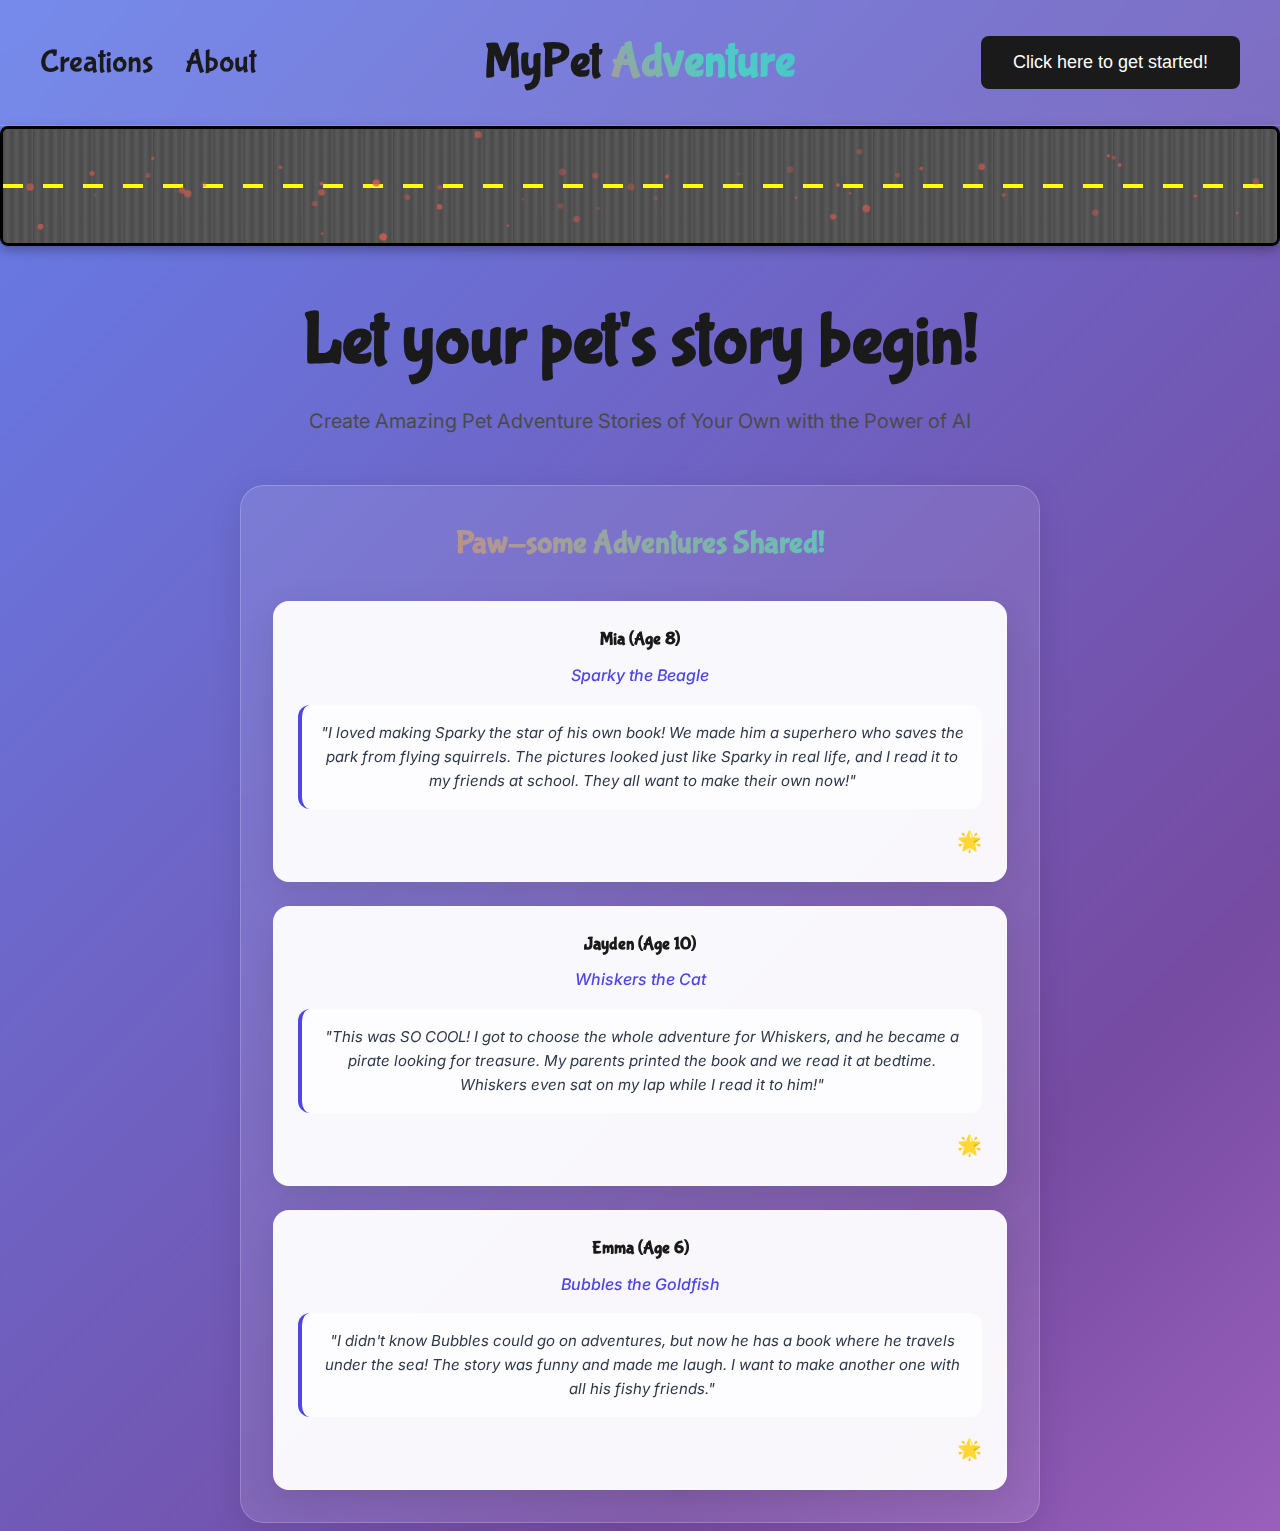
<file: index.html>
<!DOCTYPE html>
<html lang="en">
<head>
    <meta charset="UTF-8">
    <meta name="viewport" content="width=device-width, initial-scale=1.0">
    <title>MyPet Adventures</title>
    <link rel="preconnect" href="https://fonts.googleapis.com">
    <link rel="preconnect" href="https://fonts.gstatic.com" crossorigin>
    <link href="https://fonts.googleapis.com/css2?family=Inter:wght@400;500;600;700&family=Bubblegum+Sans&display=swap" rel="stylesheet">
    <link rel="stylesheet" href="style.css">
</head>
<body>
    <header class="header">
        <div class="container">
            <div class="logo">
                <span class="logo-text">MyPet <span class="logo-highlight">Adventure</span></span>
            </div>
            <nav class="nav">
                <a href="#" class="nav-link">Creations</a>
                <a href="#" class="nav-link">About</a>
            </nav>
            <div class="header-actions">
                <button class="btn btn-primary">Click here to get started!</button>
            </div>
        </div>
    </header>

    <!-- Animation Section -->
    <div class="animation-container">
        <canvas id="animalCanvas" width="1200" height="120"></canvas>
    </div>

    <main class="main">
        <div class="container">
            <!-- Landing Page Content -->
            <div class="hero" id="landingPage">
                <h1 class="hero-title">
                    Let your pet's story begin!
                </h1>
                <p class="hero-subtitle">
                    Create Amazing Pet Adventure Stories of Your Own with the Power of AI
                </p>
                
                <!-- Testimonials Section -->
                <div class="testimonials-section">
                    <h2 class="testimonials-title">Paw-some Adventures Shared!</h2>
                    <div class="testimonials-grid">
                        <!-- Testimonial 1 -->
                        <div class="testimonial-card">
                            <div class="testimonial-header">
                                <div class="reviewer-info">
                                    <h3 class="reviewer-name-display">Mia (Age 8)</h3>
                                    <h4 class="pet-name-display">Sparky the Beagle</h4>
                                </div>
                            </div>
                            <p class="testimonial-review-display">"I loved making Sparky the star of his own book! We made him a superhero who saves the park from flying squirrels. The pictures looked just like Sparky in real life, and I read it to my friends at school. They all want to make their own now!"</p>
                            <div class="star-rating">🌟</div>
                        </div>

                        <!-- Testimonial 2 -->
                        <div class="testimonial-card">
                            <div class="testimonial-header">
                                <div class="reviewer-info">
                                    <h3 class="reviewer-name-display">Jayden (Age 10)</h3>
                                    <h4 class="pet-name-display">Whiskers the Cat</h4>
                                </div>
                            </div>
                            <p class="testimonial-review-display">"This was SO COOL! I got to choose the whole adventure for Whiskers, and he became a pirate looking for treasure. My parents printed the book and we read it at bedtime. Whiskers even sat on my lap while I read it to him!"</p>
                            <div class="star-rating">🌟</div>
                        </div>

                        <!-- Testimonial 3 -->
                        <div class="testimonial-card">
                            <div class="testimonial-header">
                                <div class="reviewer-info">
                                    <h3 class="reviewer-name-display">Emma (Age 6)</h3>
                                    <h4 class="pet-name-display">Bubbles the Goldfish</h4>
                                </div>
                            </div>
                            <p class="testimonial-review-display">"I didn't know Bubbles could go on adventures, but now he has a book where he travels under the sea! The story was funny and made me laugh. I want to make another one with all his fishy friends."</p>
                            <div class="star-rating">🌟</div>
                        </div>
                    </div>
                </div>
            </div>

            <!-- Get Started Screen -->
            <div class="get-started-screen" id="getStartedScreen" style="display: none;">
                <h1 class="hero-title">
                    Let's Get Started!
                </h1>
                <p class="hero-subtitle">
                    Ready to create your pet's amazing adventure story?
                </p>
                
                <div class="get-started-content">
                    <div class="get-started-card">
                        <h3>Step 1: Tell us about your pet</h3>
                        <div class="form-field">
                            <label for="species">Species:</label>
                            <input type="text" id="species" placeholder="e.g., dog, cat, snake, rabbit, etc.">
                        </div>
                        <div class="form-field">
                            <label for="breed">Breed or Type:</label>
                            <input type="text" id="breed" placeholder="e.g., Golden Retriever, Persian, Ball Python, etc.">
                        </div>
                        <div class="form-field">
                            <label for="petName">MyPet Name:</label>
                            <input type="text" id="petName" placeholder="e.g., Buddy, Whiskers, Luna, etc.">
                        </div>
                        
                        <div class="three-words-section">
                            <h4 class="three-words-title">Describe Your MyPet in 3 Words:</h4>
                            <div class="three-words-container">
                                <div class="word-field">
                                    <input type="text" id="word1" placeholder="e.g., playful" maxlength="20">
                                </div>
                                <div class="word-field">
                                    <input type="text" id="word2" placeholder="e.g., loyal" maxlength="20">
                                </div>
                                <div class="word-field">
                                    <input type="text" id="word3" placeholder="e.g., energetic" maxlength="20">
                                </div>
                            </div>
                        </div>
                    </div>
                    
                    <div class="get-started-card">
                        <h3>Step 2: Choose an adventure</h3>
                        <p>Pick from our exciting adventure themes or create your own!</p>
                        
                        <div class="adventure-selection-container">
                            <div class="adventure-buttons-grid">
                                <button class="adventure-btn" data-adventure="magical-forest">
                                    <span class="adventure-emoji">🌲</span>
                                    <span class="adventure-name">Magical Forest</span>
                                </button>
                                <button class="adventure-btn" data-adventure="pirate-island">
                                    <span class="adventure-emoji">🏴‍☠️</span>
                                    <span class="adventure-name">Pirate Island</span>
                                </button>
                                <button class="adventure-btn" data-adventure="space-station">
                                    <span class="adventure-emoji">🚀</span>
                                    <span class="adventure-name">Space Station</span>
                                </button>
                                <button class="adventure-btn" data-adventure="underwater-kingdom">
                                    <span class="adventure-emoji">🐠</span>
                                    <span class="adventure-name">Underwater Kingdom</span>
                                </button>
                                <button class="adventure-btn" data-adventure="ancient-castle">
                                    <span class="adventure-emoji">🏰</span>
                                    <span class="adventure-name">Ancient Castle</span>
                                </button>
                                <button class="adventure-btn" data-adventure="farmyard-adventure">
                                    <span class="adventure-emoji">🚜</span>
                                    <span class="adventure-name">Farmyard Adventure</span>
                                </button>
                                <button class="adventure-btn" data-adventure="snowy-mountain-village">
                                    <span class="adventure-emoji">🏔️</span>
                                    <span class="adventure-name">Snowy Mountain Village</span>
                                </button>
                                <button class="adventure-btn" data-adventure="jungle-safari">
                                    <span class="adventure-emoji">🦁</span>
                                    <span class="adventure-name">Jungle Safari</span>
                                </button>
                                <button class="adventure-btn" data-adventure="desert-oasis">
                                    <span class="adventure-emoji">🏜️</span>
                                    <span class="adventure-name">Desert Oasis</span>
                                </button>
                                <button class="adventure-btn" data-adventure="big-city-park">
                                    <span class="adventure-emoji">🏙️</span>
                                    <span class="adventure-name">Big City Park</span>
                                </button>
                            </div>
                            
                            <div class="adventure-description-area">
                                <div class="adventure-description-content">
                                    <h4 class="adventure-description-title">Choose an Adventure</h4>
                                    <p class="adventure-description-text">Hover over or click on an adventure button to see what exciting story awaits your pet!</p>
                                </div>
                            </div>
                        </div>
                    </div>
                    
                    <div class="get-started-card">
                        <h3>Step 3: Upload a Photo of Your MyPet</h3>
                        <p></p>
                        <div class="upload-photo-placeholder" onclick="document.getElementById('petPhotoInput').click()">
                            <span class="upload-text">click to upload photo</span>
                            <input type="file" id="petPhotoInput" accept="image/*" style="display: none;">
                        </div>
                    </div>
                    
                    <div class="get-started-card">
                        <h3>Step 4: Add Your Payment Method</h3>
                    </div>
                </div>

                <div class="get-started-actions">
                    <button class="btn btn-outline">Start Creating</button>
                </div>
            </div>
        </div>
    </main>

    <script src="script.js"></script>
</body>
</html>
</file>
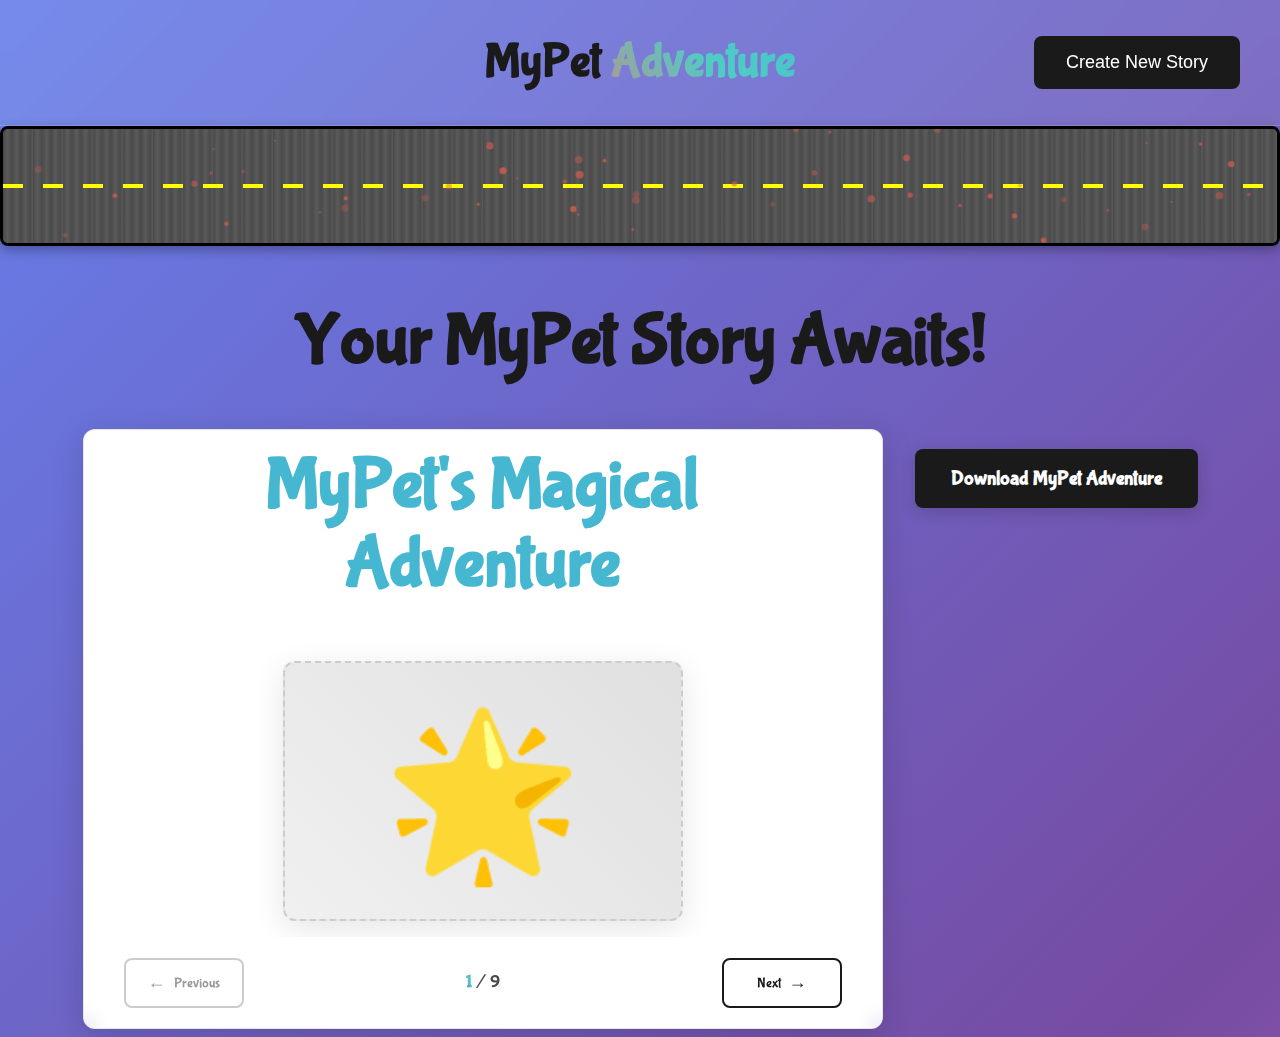
<file: story.html>
<!DOCTYPE html>
<html lang="en">
<head>
    <meta charset="UTF-8">
    <meta name="viewport" content="width=device-width, initial-scale=1.0">
    <title>MyPet Story - MyPet Adventures</title>
    <link rel="preconnect" href="https://fonts.googleapis.com">
    <link rel="preconnect" href="https://fonts.gstatic.com" crossorigin>
    <link href="https://fonts.googleapis.com/css2?family=Inter:wght@400;500;600;700&family=Bubblegum+Sans&display=swap" rel="stylesheet">
    <link rel="stylesheet" href="style.css">
</head>
<body>
    <header class="header">
        <div class="container">
            <div class="logo">
                <span class="logo-text">MyPet <span class="logo-highlight">Adventure</span></span>
            </div>
            <div class="header-actions">
                <button class="btn btn-primary" onclick="window.location.href='index.html'">Create New Story</button>
            </div>
        </div>
    </header>

    <!-- Animation Section -->
    <div class="animation-container">
        <canvas id="animalCanvas" width="1200" height="120"></canvas>
    </div>

    <main class="main">
        <div class="container">
            <div class="hero">
                <h1 class="hero-title">
                    Your MyPet Story Awaits!
                </h1>
                
                <div class="story-pdf-container">
                    <div class="story-pdf-box">
                        <!-- Page content will be displayed here -->
                        <div class="story-page-content" id="storyPageContent">
                            <!-- Page content will be dynamically loaded here -->
                        </div>
                        
                        <!-- Pagination controls -->
                        <div class="story-pagination">
                            <button class="pagination-btn pagination-prev" id="prevBtn" disabled>
                                <span class="pagination-icon">←</span>
                                <span class="pagination-text">Previous</span>
                            </button>
                            
                            <div class="pagination-info">
                                <span class="current-page" id="currentPage">1</span>
                                <span class="page-separator">/</span>
                                <span class="total-pages" id="totalPages">8</span>
                            </div>
                            
                            <button class="pagination-btn pagination-next" id="nextBtn">
                                <span class="pagination-text">Next</span>
                                <span class="pagination-icon">→</span>
                            </button>
                        </div>
                    </div>
                    <div class="story-download-container">
                        <button class="btn btn-primary btn-download">
                            Download MyPet Adventure
                        </button>
                    </div>
                </div>
            </div>
        </div>
    </main>

    <script src="script.js"></script>
</body>
</html>
</file>
<file: style.css>
/* Reset and base styles */
* {
    margin: 0;
    padding: 0;
    box-sizing: border-box;
}

html, body {
    height: 100%;
    font-family: 'Inter', -apple-system, BlinkMacSystemFont, 'Segoe UI', Roboto, sans-serif;
}

body {
    background: linear-gradient(135deg, #667eea 0%, #764ba2 25%, #f093fb 50%, #f5576c 75%, transparent 100%);
    background-size: 400% 400%;
    animation: gradientShift 15s ease infinite;
    color: #1a1a1a;
    line-height: 1.6;
}

@keyframes gradientShift {
    0% { background-position: 0% 50%; }
    25% { background-position: 100% 0%; }
    50% { background-position: 100% 100%; }
    75% { background-position: 0% 100%; }
    100% { background-position: 0% 50%; }
}

/* Container */
.container {
    max-width: 1200px;
    margin: 0 auto;
    padding: 0 24px;
}

/* Header */
.header {
    padding: 24px 0;
    background: rgba(255, 255, 255, 0.1);
    backdrop-filter: blur(10px);
    border-bottom: 1px solid rgba(255, 255, 255, 0.2);
}

.header .container {
    display: flex;
    align-items: center;
    justify-content: center;
    position: relative;
}

.logo {
    display: flex;
    align-items: center;
    font-size: 48px;
    font-weight: 700;
    color: #1a1a1a;
}

.logo-text {
    font-weight: 700;
    font-family: 'Bubblegum Sans', cursive;
}

.logo-highlight {
    background: linear-gradient(45deg, #ff6b6b, #4ecdc4, #45b7d1, #96ceb4);
    background-size: 300% 300%;
    -webkit-background-clip: text;
    -webkit-text-fill-color: transparent;
    background-clip: text;
    animation: gradientShift 3s ease infinite;
}

.logo-heart {
    margin: 0 4px;
    font-size: 20px;
    animation: heartBeat 2s ease-in-out infinite;
}

@keyframes heartBeat {
    0%, 100% { transform: scale(1); }
    50% { transform: scale(1.1); }
}

.nav {
    display: flex;
    gap: 32px;
    position: absolute;
    left: 0;
}

.nav-link {
    color: #1a1a1a;
    text-decoration: none;
    font-weight: 500;
    font-family: 'Bubblegum Sans', cursive;
    font-size: 32px;
    transition: color 0.2s ease;
}

.nav-link:hover {
    color: #4f46e5;
}

.header-actions {
    display: flex;
    gap: 12px;
    align-items: center;
    position: absolute;
    right: 0;
}

/* Buttons */
.btn {
    padding: 16px 32px;
    border-radius: 8px;
    font-weight: 500;
    font-size: 18px;
    border: none;
    cursor: pointer;
    transition: all 0.2s ease;
    text-decoration: none;
    display: inline-block;
}

.btn-outline {
    background: rgba(255, 255, 255, 0.2);
    color: #1a1a1a;
    border: 1px solid rgba(255, 255, 255, 0.3);
}

.btn-outline:hover {
    background: rgba(255, 255, 255, 0.3);
    transform: translateY(-1px);
}

.btn-primary {
    background: #1a1a1a;
    color: white;
}

.btn-primary:hover {
    background: #333;
    transform: translateY(-1px);
    box-shadow: 0 4px 12px rgba(0, 0, 0, 0.15);
}

/* Animation Container */
.animation-container {
    position: relative;
    width: 100%;
    height: 120px;
    overflow: hidden;
    background: 
        /* Left shoulder */
        linear-gradient(90deg, 
            #2d5016 0%, 
            #2d5016 15%, 
            transparent 15%
        ),
        /* Right shoulder */
        linear-gradient(90deg, 
            transparent 85%, 
            #2d5016 85%, 
            #2d5016 100%
        ),
        /* Road base */
        linear-gradient(135deg, #2c3e50 0%, #34495e 50%, #2c3e50 100%);
    border: 3px solid #000;
    border-radius: 8px;
    margin-bottom: 48px;
    display: flex;
    justify-content: center;
    align-items: center;
    box-shadow: 0 4px 12px rgba(0, 0, 0, 0.3);
}

#animalCanvas {
    width: 100%;
    height: 100%;
    background: transparent;
    position: relative;
}



/* Road center line */
.animation-container::after {
    content: '';
    position: absolute;
    top: 50%;
    left: 0;
    right: 0;
    height: 4px;
    background: repeating-linear-gradient(
        90deg,
        #ffff00 0px,
        #ffff00 20px,
        transparent 20px,
        transparent 40px
    );
    transform: translateY(-50%);
    z-index: 2;
    animation: roadLineMove 2s linear infinite;
}

@keyframes roadLineMove {
    0% { transform: translateY(-50%) translateX(0); }
    100% { transform: translateY(-50%) translateX(40px); }
}

/* Road side lines */
.animation-container {
    position: relative;
}

.animation-container::before {
    content: '';
    position: absolute;
    top: 0;
    left: 0;
    right: 0;
    bottom: 0;
    background: 
        /* Road surface texture */
        radial-gradient(circle at 20% 50%, rgba(255,255,255,0.1) 1px, transparent 1px),
        radial-gradient(circle at 80% 50%, rgba(255,255,255,0.05) 1px, transparent 1px),
        /* Road surface */
        linear-gradient(90deg, 
            #4a4a4a 0%, 
            #5a5a5a 15%, 
            #4a4a4a 30%, 
            #5a5a5a 45%, 
            #4a4a4a 60%, 
            #5a5a5a 75%, 
            #4a4a4a 90%, 
            #5a5a5a 100%
        ),
        /* Road base */
        #3a3a3a;
    background-size: 100% 100%, 100% 100%, 30px 30px, 50px 50px, 15px 100%, 100% 100%;
    z-index: 1;
}

/* Canvas animation styles */
#animalCanvas {
    border-radius: 4px;
    z-index: 3;
    position: relative;
}

/* Main content */
.main {
    min-height: calc(100vh - 220px);
    display: flex;
    align-items: flex-start;
    justify-content: center;
    padding: 8px 0;
}

.hero {
    text-align: center;
    max-width: 800px;
    margin: 0 auto;
}

.hero-title {
    font-size: clamp(48px, 8vw, 72px);
    font-weight: 700;
    font-family: 'Bubblegum Sans', cursive;
    line-height: 1.1;
    margin-bottom: 24px;
    color: #1a1a1a;
}

.highlight {
    background: linear-gradient(45deg, #ff6b6b, #4ecdc4, #45b7d1, #96ceb4);
    background-size: 300% 300%;
    -webkit-background-clip: text;
    -webkit-text-fill-color: transparent;
    background-clip: text;
    animation: gradientShift 3s ease infinite;
}

.hero-subtitle {
    font-size: 20px;
    color: #4a4a4a;
    margin-bottom: 48px;
    font-weight: 400;
}

/* Chat container */
.chat-container {
    max-width: 600px;
    margin: 0 auto;
}

.chat-input-wrapper {
    position: relative;
    background: rgba(255, 255, 255, 0.95);
    border-radius: 16px;
    padding: 20px;
    box-shadow: 0 8px 32px rgba(0, 0, 0, 0.1);
    backdrop-filter: blur(10px);
    border: 1px solid rgba(255, 255, 255, 0.2);
}

.chat-input {
    width: 100%;
    border: none;
    outline: none;
    font-size: 16px;
    color: #1a1a1a;
    background: transparent;
    padding: 8px 0;
    font-family: inherit;
}

.chat-input::placeholder {
    color: #6b7280;
}

.chat-controls {
    display: flex;
    justify-content: space-between;
    align-items: center;
    margin-top: 16px;
    padding-top: 16px;
    border-top: 1px solid rgba(0, 0, 0, 0.1);
}

.chat-controls-left,
.chat-controls-right {
    display: flex;
    gap: 8px;
}

.control-btn {
    width: 36px;
    height: 36px;
    border-radius: 50%;
    border: none;
    background: rgba(0, 0, 0, 0.05);
    color: #6b7280;
    cursor: pointer;
    display: flex;
    align-items: center;
    justify-content: center;
    transition: all 0.2s ease;
    font-size: 14px;
}

.control-btn:hover {
    background: rgba(0, 0, 0, 0.1);
    transform: scale(1.05);
}

.control-btn-send {
    background: #1a1a1a;
    color: white;
}

.control-btn-send:hover {
    background: #333;
    transform: scale(1.05);
}

.control-icon {
    font-size: 16px;
}

/* Testimonials Section */
.testimonials-section {
    margin-top: 48px;
    max-width: 900px;
    margin-left: auto;
    margin-right: auto;
    background: rgba(255, 255, 255, 0.1);
    border-radius: 24px;
    padding: 32px;
    backdrop-filter: blur(10px);
    border: 1px solid rgba(255, 255, 255, 0.2);
    box-shadow: 0 8px 32px rgba(0, 0, 0, 0.1);
}

.testimonials-title {
    font-size: 32px;
    font-weight: 700;
    font-family: 'Bubblegum Sans', cursive;
    text-align: center;
    margin-bottom: 32px;
    color: #1a1a1a;
    background: linear-gradient(45deg, #ff6b6b, #4ecdc4, #45b7d1, #96ceb4);
    background-size: 300% 300%;
    -webkit-background-clip: text;
    -webkit-text-fill-color: transparent;
    background-clip: text;
    animation: gradientShift 3s ease infinite;
}

.testimonials-grid {
    display: flex;
    flex-direction: column;
    gap: 24px;
    margin-top: 32px;
}

.testimonial-card {
    background: rgba(255, 255, 255, 0.95);
    border-radius: 16px;
    padding: 24px;
    box-shadow: 0 8px 32px rgba(0, 0, 0, 0.1);
    backdrop-filter: blur(10px);
    border: 1px solid rgba(255, 255, 255, 0.2);
    transition: transform 0.2s ease, box-shadow 0.2s ease;
}

.testimonial-card:hover {
    transform: translateY(-4px);
    box-shadow: 0 12px 40px rgba(0, 0, 0, 0.15);
}

.testimonial-header {
    margin-bottom: 16px;
}

.reviewer-info {
    display: flex;
    flex-direction: column;
    gap: 8px;
    margin-bottom: 16px;
}

.reviewer-name-display {
    font-size: 18px;
    font-weight: 600;
    color: #1a1a1a;
    margin: 0;
    font-family: 'Bubblegum Sans', cursive;
}

.pet-name-display {
    font-size: 16px;
    font-weight: 500;
    color: #4f46e5;
    margin: 0;
    font-style: italic;
}

.testimonial-review-display {
    font-size: 15px;
    line-height: 1.6;
    color: #2d3748;
    margin: 0 0 16px 0;
    font-style: italic;
    background: rgba(255, 255, 255, 0.6);
    padding: 16px;
    border-radius: 12px;
    border-left: 4px solid #4f46e5;
}

.star-rating {
    text-align: right;
    font-size: 20px;
    margin-top: 8px;
}

/* Get Started Screen */
.get-started-screen {
    text-align: center;
    max-width: 800px;
    margin: 0 auto;
    background: #f5f5f5;
    border-radius: 16px;
    padding: 48px 32px;
    box-shadow: 0 8px 32px rgba(0, 0, 0, 0.1);
    display: flex;
    flex-direction: column;
    justify-content: center;
    align-items: center;
    min-height: 60vh;
}

.get-started-content {
    display: flex;
    flex-direction: column;
    gap: 24px;
    margin: 48px 0;
}

.get-started-card {
    background: rgba(255, 255, 255, 0.95);
    border-radius: 16px;
    padding: 24px;
    box-shadow: 0 8px 32px rgba(0, 0, 0, 0.1);
    backdrop-filter: blur(10px);
    border: 1px solid rgba(255, 255, 255, 0.2);
    transition: transform 0.2s ease, box-shadow 0.2s ease;
}

.get-started-card:hover {
    transform: translateY(-4px);
    box-shadow: 0 12px 40px rgba(0, 0, 0, 0.15);
}

.get-started-card h3 {
    font-size: 24px;
    font-weight: 600;
    color: #1a1a1a;
    margin-bottom: 12px;
    font-family: 'Bubblegum Sans', cursive;
}

.get-started-card p {
    font-size: 16px;
    color: #4a4a4a;
    line-height: 1.6;
}

.get-started-actions {
    display: flex;
    gap: 16px;
    justify-content: center;
    margin-top: 32px;
    flex-wrap: wrap;
}

/* Form field styles */
.form-field {
    margin-top: 16px;
    text-align: left;
    display: flex;
    align-items: center;
    gap: 16px;
}

.form-field label {
    font-size: 24px;
    font-weight: 600;
    color: #1a1a1a;
    font-family: 'Bubblegum Sans', cursive;
    white-space: nowrap;
}

.form-field input {
    flex: 1;
    padding: 12px 16px;
    border: 2px solid #000000;
    border-radius: 8px;
    font-size: 16px;
    color: #1a1a1a;
    background: rgba(255, 255, 255, 0.9);
    transition: all 0.2s ease;
    font-family: inherit;
}

.form-field input:focus {
    outline: none;
    border-color: #4f46e5;
    background: rgba(255, 255, 255, 1);
    box-shadow: 0 0 0 3px rgba(79, 70, 229, 0.1);
}

.form-field input::placeholder {
    color: #9ca3af;
    font-style: italic;
}

/* Three words section styles */
.three-words-section {
    margin-top: 24px;
}

.three-words-title {
    font-size: 20px;
    font-weight: 600;
    color: #1a1a1a;
    font-family: 'Bubblegum Sans', cursive;
    margin-bottom: 16px;
    text-align: left;
}

.three-words-container {
    display: flex;
    gap: 12px;
    flex-wrap: wrap;
}

.word-field {
    flex: 1;
    min-width: 120px;
}

.word-field input {
    width: 100%;
    padding: 12px 16px;
    border: 2px solid #000000;
    border-radius: 8px;
    font-size: 16px;
    color: #1a1a1a;
    background: rgba(255, 255, 255, 0.9);
    transition: all 0.2s ease;
    font-family: inherit;
    text-align: center;
}

.word-field input:focus {
    outline: none;
    border-color: #4f46e5;
    background: rgba(255, 255, 255, 1);
    box-shadow: 0 0 0 3px rgba(79, 70, 229, 0.1);
}

.word-field input::placeholder {
    color: #9ca3af;
    font-style: italic;
}

/* Upload photo placeholder styles */
.upload-photo-placeholder {
    margin-top: 16px;
    padding: 40px 20px;
    border: 2px dashed #d1d5db;
    border-radius: 12px;
    background: rgba(255, 255, 255, 0.5);
    text-align: center;
    cursor: pointer;
    transition: all 0.2s ease;
}

.upload-photo-placeholder:hover {
    border-color: #4f46e5;
    background: rgba(79, 70, 229, 0.05);
    transform: translateY(-1px);
}

.upload-text {
    color: #9ca3af;
    font-size: 16px;
    font-style: italic;
    font-weight: 500;
    font-family: 'Bubblegum Sans', cursive;
}

/* Adventure Selection Styles */
.adventure-selection-container {
    display: flex;
    gap: 32px;
    margin-top: 24px;
    align-items: flex-start;
}

.adventure-buttons-grid {
    display: grid;
    grid-template-columns: repeat(2, 1fr);
    gap: 12px;
    flex: 1;
    max-width: 400px;
}

.adventure-btn {
    display: flex;
    flex-direction: column;
    align-items: center;
    gap: 8px;
    padding: 16px 12px;
    border: 2px solid #e5e7eb;
    border-radius: 12px;
    background: rgba(255, 255, 255, 0.9);
    cursor: pointer;
    transition: all 0.2s ease;
    font-family: inherit;
    text-align: center;
    min-height: 80px;
    justify-content: center;
}

.adventure-btn:hover {
    border-color: #4f46e5;
    background: rgba(79, 70, 229, 0.05);
    transform: translateY(-2px);
    box-shadow: 0 4px 12px rgba(79, 70, 229, 0.15);
}

.adventure-btn.selected {
    border-color: #4f46e5;
    background: rgba(79, 70, 229, 0.1);
    box-shadow: 0 4px 12px rgba(79, 70, 229, 0.2);
}

.adventure-emoji {
    font-size: 24px;
    line-height: 1;
}

.adventure-name {
    font-size: 14px;
    font-weight: 600;
    color: #1a1a1a;
    font-family: 'Bubblegum Sans', cursive;
    line-height: 1.2;
}

.adventure-description-area {
    flex: 1;
    min-height: 200px;
    background: rgba(255, 255, 255, 0.95);
    border-radius: 16px;
    padding: 24px;
    box-shadow: 0 8px 32px rgba(0, 0, 0, 0.1);
    backdrop-filter: blur(10px);
    border: 1px solid rgba(255, 255, 255, 0.2);
    transition: all 0.3s ease;
}

.adventure-description-content {
    height: 100%;
    display: flex;
    flex-direction: column;
    justify-content: center;
}

.adventure-description-title {
    font-size: 20px;
    font-weight: 600;
    color: #1a1a1a;
    margin-bottom: 12px;
    font-family: 'Bubblegum Sans', cursive;
}

.adventure-description-text {
    font-size: 16px;
    color: #4a4a4a;
    line-height: 1.6;
    margin: 0;
}

/* Story Page Styles */
.story-page {
    text-align: center;
    max-width: 900px;
    margin: 0 auto;
    background: rgba(255, 255, 255, 0.1);
    border-radius: 24px;
    padding: 48px 32px;
    backdrop-filter: blur(10px);
    border: 1px solid rgba(255, 255, 255, 0.2);
    box-shadow: 0 8px 32px rgba(0, 0, 0, 0.1);
}

.story-page-title {
    font-size: clamp(40px, 6vw, 56px);
    font-weight: 700;
    font-family: 'Bubblegum Sans', cursive;
    line-height: 1.1;
    margin-bottom: 16px;
    color: #1a1a1a;
    background: linear-gradient(45deg, #ff6b6b, #4ecdc4, #45b7d1, #96ceb4);
    background-size: 300% 300%;
    -webkit-background-clip: text;
    -webkit-text-fill-color: transparent;
    background-clip: text;
    animation: gradientShift 3s ease infinite;
}

.story-page-subtitle {
    font-size: 20px;
    color: #4a4a4a;
    margin-bottom: 48px;
    font-weight: 400;
}

.story-content-container {
    margin: 48px 0;
}

.story-placeholder {
    background: rgba(255, 255, 255, 0.95);
    border-radius: 20px;
    padding: 48px 32px;
    box-shadow: 0 8px 32px rgba(0, 0, 0, 0.1);
    backdrop-filter: blur(10px);
    border: 1px solid rgba(255, 255, 255, 0.2);
    transition: transform 0.2s ease, box-shadow 0.2s ease;
}

.story-placeholder:hover {
    transform: translateY(-4px);
    box-shadow: 0 12px 40px rgba(0, 0, 0, 0.15);
}

.story-placeholder-icon {
    font-size: 64px;
    margin-bottom: 24px;
    animation: bounce 2s ease-in-out infinite;
}

@keyframes bounce {
    0%, 100% { transform: translateY(0); }
    50% { transform: translateY(-10px); }
}

.story-placeholder-title {
    font-size: 32px;
    font-weight: 600;
    color: #1a1a1a;
    margin-bottom: 16px;
    font-family: 'Bubblegum Sans', cursive;
}

.story-placeholder-text {
    font-size: 18px;
    color: #4a4a4a;
    line-height: 1.6;
    margin-bottom: 32px;
    max-width: 600px;
    margin-left: auto;
    margin-right: auto;
}

.story-placeholder-features {
    display: flex;
    justify-content: center;
    gap: 32px;
    flex-wrap: wrap;
    margin-top: 32px;
}

.feature-item {
    display: flex;
    flex-direction: column;
    align-items: center;
    gap: 8px;
    padding: 16px;
    background: rgba(79, 70, 229, 0.05);
    border-radius: 12px;
    border: 1px solid rgba(79, 70, 229, 0.1);
    transition: all 0.2s ease;
    min-width: 140px;
}

.feature-item:hover {
    background: rgba(79, 70, 229, 0.1);
    transform: translateY(-2px);
}

.feature-icon {
    font-size: 24px;
}

.feature-text {
    font-size: 14px;
    font-weight: 500;
    color: #1a1a1a;
    font-family: 'Bubblegum Sans', cursive;
}

.story-actions {
    display: flex;
    gap: 16px;
    justify-content: center;
    margin-top: 48px;
    flex-wrap: wrap;
}

/* Story PDF Container */
.story-pdf-container {
    margin-top: 48px;
    display: flex;
    justify-content: center;
    align-items: flex-start;
    gap: 32px;
    width: 100%;
}

.story-pdf-box {
    width: 100%;
    max-width: 800px;
    height: 600px;
    background: white;
    border-radius: 12px;
    box-shadow: 0 8px 32px rgba(0, 0, 0, 0.15);
    border: 1px solid rgba(0, 0, 0, 0.1);
    overflow: hidden;
    position: relative;
    flex-shrink: 0;
    display: flex;
    flex-direction: column;
}

/* Story Page Content */
.story-page-content {
    flex: 1;
    padding: 40px;
    overflow-y: auto;
    display: flex;
    flex-direction: column;
    justify-content: center;
    align-items: center;
    text-align: center;
}

/* Title Page Styles */
.story-title-page {
    display: flex;
    flex-direction: column;
    align-items: center;
    justify-content: center;
    text-align: center;
    height: 100%;
    padding: 40px;
    gap: 16px;
}

.story-title-page-title {
    font-size: clamp(48px, 8vw, 72px);
    font-weight: 700;
    font-family: 'Bubblegum Sans', cursive;
    margin-bottom: 8px;
    color: #45b7d1;
    line-height: 1.1;
}

.story-title-page-subtitle {
    font-size: clamp(20px, 4vw, 32px);
    font-weight: 500;
    color: #4a4a4a;
    margin-bottom: 16px;
    font-style: italic;
    line-height: 1.3;
}

.story-title-page-image {
    width: 400px;
    height: 650px;
    background: linear-gradient(45deg, #f0f0f0, #e0e0e0);
    border-radius: 12px;
    display: flex;
    align-items: center;
    justify-content: center;
    font-size: 160px;
    color: #999;
    border: 2px dashed #ccc;
    box-shadow: 0 8px 32px rgba(0, 0, 0, 0.1);
    transition: transform 0.3s ease, box-shadow 0.3s ease;
}

.story-title-page-image:hover {
    transform: scale(1.05);
    box-shadow: 0 12px 40px rgba(0, 0, 0, 0.15);
}

.story-page-title {
    font-size: 32px;
    font-weight: 700;
    font-family: 'Bubblegum Sans', cursive;
    color: #1a1a1a;
    margin-bottom: 24px;
    background: linear-gradient(45deg, #ff6b6b, #4ecdc4, #45b7d1, #96ceb4);
    background-size: 300% 300%;
    -webkit-background-clip: text;
    -webkit-text-fill-color: transparent;
    background-clip: text;
    animation: gradientShift 3s ease infinite;
}

.story-page-text {
    font-size: 18px;
    color: #4a4a4a;
    line-height: 1.8;
    margin-bottom: 24px;
    max-width: 600px;
}

.story-page-image {
    width: 500px;
    height: 500px;
    background: linear-gradient(45deg, #f0f0f0, #e0e0e0);
    border-radius: 12px;
    margin: 24px 0;
    display: flex;
    align-items: center;
    justify-content: center;
    font-size: 120px;
    color: #999;
    border: 2px dashed #ccc;
    object-fit: cover;
}

.story-end-text {
    text-align: center;
    margin: 0;
    display: flex;
    justify-content: center;
    align-items: center;
    min-height: 200px;
}

.story-end-text span {
    font-size: clamp(60px, 10vw, 120px);
    font-weight: 700;
    font-family: 'Bubblegum Sans', cursive;
    background: linear-gradient(45deg, #ff6b6b, #4ecdc4, #45b7d1, #96ceb4, #ff6b6b);
    background-size: 400% 400%;
    -webkit-background-clip: text;
    -webkit-text-fill-color: transparent;
    background-clip: text;
    animation: gradientShift 3s ease infinite;
    text-shadow: 2px 2px 4px rgba(0, 0, 0, 0.1);
    letter-spacing: 2px;
    display: inline-block;
    position: relative;
}

/* Fallback for browsers that don't support background-clip: text */
@supports not (background-clip: text) {
    .story-end-text span {
        background: none;
        color: #4ecdc4;
        text-shadow: 
            0 0 10px #ff6b6b,
            0 0 20px #4ecdc4,
            0 0 30px #45b7d1,
            2px 2px 4px rgba(0, 0, 0, 0.3);
        animation: textGlow 3s ease infinite;
    }
}

@keyframes textGlow {
    0%, 100% { 
        text-shadow: 
            0 0 10px #ff6b6b,
            0 0 20px #4ecdc4,
            0 0 30px #45b7d1,
            2px 2px 4px rgba(0, 0, 0, 0.3);
    }
    50% { 
        text-shadow: 
            0 0 15px #45b7d1,
            0 0 25px #96ceb4,
            0 0 35px #ff6b6b,
            2px 2px 4px rgba(0, 0, 0, 0.3);
    }
}

/* Story Pagination */
.story-pagination {
    display: flex;
    justify-content: space-between;
    align-items: center;
    padding: 20px 40px;
    background: rgba(255, 255, 255, 0.1);
    backdrop-filter: blur(10px);
    border-top: 1px solid rgba(255, 255, 255, 0.2);
    flex-shrink: 0;
}

.pagination-btn {
    display: flex;
    align-items: center;
    gap: 8px;
    padding: 12px 20px;
    background: rgba(255, 255, 255, 0.2);
    color: #1a1a1a;
    border: 2px solid #1a1a1a;
    border-radius: 8px;
    font-size: 16px;
    font-weight: 500;
    font-family: 'Bubblegum Sans', cursive;
    cursor: pointer;
    transition: all 0.2s ease;
    min-width: 120px;
    justify-content: center;
    backdrop-filter: blur(10px);
}

.pagination-btn:hover:not(:disabled) {
    background: rgba(255, 255, 255, 0.3);
    transform: translateY(-1px);
    box-shadow: 0 4px 12px rgba(0, 0, 0, 0.1);
    border-color: #1a1a1a;
}

.pagination-btn:disabled {
    background: rgba(255, 255, 255, 0.1);
    color: #999;
    cursor: not-allowed;
    transform: none;
    box-shadow: none;
    border-color: #ccc;
}

.pagination-icon {
    font-size: 18px;
    font-weight: bold;
}

.pagination-text {
    font-size: 14px;
}

.pagination-info {
    display: flex;
    align-items: center;
    gap: 4px;
    font-size: 18px;
    font-weight: 600;
    color: #1a1a1a;
    font-family: 'Bubblegum Sans', cursive;
    background: rgba(255, 255, 255, 0.2);
    padding: 8px 16px;
    border-radius: 20px;
    backdrop-filter: blur(10px);
    border: 1px solid rgba(255, 255, 255, 0.3);
}

.current-page {
    background: linear-gradient(45deg, #ff6b6b, #4ecdc4, #45b7d1, #96ceb4);
    background-size: 300% 300%;
    -webkit-background-clip: text;
    -webkit-text-fill-color: transparent;
    background-clip: text;
    animation: gradientShift 3s ease infinite;
    font-weight: 700;
}

.page-separator {
    color: #4a4a4a;
    font-weight: 500;
}

.total-pages {
    color: #4a4a4a;
    font-weight: 500;
}

/* Removed checkered pattern overlay to fix title text display */

/* Story Download Container */
.story-download-container {
    display: flex;
    justify-content: center;
    align-items: flex-start;
    flex-shrink: 0;
    padding-top: 20px;
}

.btn-download {
    font-size: 20px;
    padding: 18px 36px;
    font-weight: 600;
    font-family: 'Bubblegum Sans', cursive;
    box-shadow: 0 4px 16px rgba(26, 26, 26, 0.2);
    transition: all 0.3s ease;
}

.btn-download:hover {
    transform: translateY(-2px);
    box-shadow: 0 6px 20px rgba(26, 26, 26, 0.3);
}

/* Story Summary Styles */
.story-summary {
    margin: 32px 0;
    text-align: left;
    max-width: 600px;
    margin-left: auto;
    margin-right: auto;
}

.summary-section {
    background: rgba(79, 70, 229, 0.05);
    border-radius: 12px;
    padding: 20px;
    margin-bottom: 20px;
    border: 1px solid rgba(79, 70, 229, 0.1);
}

.summary-title {
    font-size: 18px;
    font-weight: 600;
    color: #1a1a1a;
    margin-bottom: 12px;
    font-family: 'Bubblegum Sans', cursive;
}

.summary-details p {
    font-size: 16px;
    color: #4a4a4a;
    line-height: 1.6;
    margin: 8px 0;
}

.summary-details strong {
    color: #1a1a1a;
    font-weight: 600;
}

/* Responsive design */
@media (max-width: 768px) {
    .header .container {
        flex-direction: column;
        gap: 16px;
    }
    
    .logo {
        font-size: 40px;
    }
    
    .nav {
        gap: 20px;
        flex-wrap: wrap;
        justify-content: center;
    }
    
    .nav-link {
        font-size: 28px;
    }
    
    .btn {
        font-size: 16px;
        padding: 14px 28px;
    }
    
    .hero-title {
        font-size: 48px;
    }
    
    .hero-subtitle {
        font-size: 18px;
    }
    
    .chat-input-wrapper {
        padding: 16px;
    }
    
    .chat-controls {
        flex-direction: column;
        gap: 12px;
    }
    
    .chat-controls-left,
    .chat-controls-right {
        justify-content: center;
    }
    
    .testimonials-title {
        font-size: 28px;
    }
    
    .testimonials-grid {
        gap: 20px;
    }
    
    .testimonials-section {
        padding: 24px;
    }
    
    .adventure-selection-container {
        flex-direction: column;
        gap: 24px;
    }
    
    .adventure-buttons-grid {
        grid-template-columns: repeat(2, 1fr);
        max-width: none;
    }
    
    .adventure-description-area {
        min-height: 150px;
    }
}

@media (max-width: 480px) {
    .container {
        padding: 0 16px;
    }
    
    .logo {
        font-size: 32px;
    }
    
    .btn {
        font-size: 14px;
        padding: 12px 24px;
    }
    
    .hero-title {
        font-size: 36px;
    }
    
    .hero-subtitle {
        font-size: 16px;
    }
    
    .nav {
        gap: 16px;
    }
    
    .nav-link {
        font-size: 20px;
    }
    
    .testimonials-title {
        font-size: 24px;
    }
    
    .testimonials-section {
        padding: 20px;
    }
    
    .testimonial-card {
        padding: 20px;
    }
    
    .reviewer-name-display {
        font-size: 16px;
    }
    
    .pet-name-display {
        font-size: 14px;
    }
    
    .testimonial-review-display {
        font-size: 13px;
        padding: 12px;
    }
    
    .adventure-buttons-grid {
        grid-template-columns: 1fr;
        gap: 8px;
    }
    
    .adventure-btn {
        padding: 12px 8px;
        min-height: 70px;
    }
    
    .adventure-emoji {
        font-size: 20px;
    }
    
    .adventure-name {
        font-size: 12px;
    }
    
    .adventure-description-area {
        padding: 16px;
        min-height: 120px;
    }
    
    .adventure-description-title {
        font-size: 18px;
    }
    
    .adventure-description-text {
        font-size: 14px;
    }
    
    .story-page {
        padding: 32px 20px;
    }
    
    .story-page-title {
        font-size: 36px;
    }
    
    .story-page-subtitle {
        font-size: 16px;
    }
    
    .story-placeholder {
        padding: 32px 20px;
    }
    
    .story-placeholder-icon {
        font-size: 48px;
    }
    
    .story-placeholder-title {
        font-size: 24px;
    }
    
    .story-placeholder-text {
        font-size: 16px;
    }
    
    .story-placeholder-features {
        gap: 16px;
    }
    
    .feature-item {
        min-width: 120px;
        padding: 12px;
    }
    
    .feature-icon {
        font-size: 20px;
    }
    
    .feature-text {
        font-size: 12px;
    }
    
    .story-summary {
        margin: 24px 0;
    }
    
    .summary-section {
        padding: 16px;
        margin-bottom: 16px;
    }
    
    .summary-title {
        font-size: 16px;
    }
    
    .summary-details p {
        font-size: 14px;
    }
    
    .story-pdf-container {
        margin-top: 32px;
        margin-left: 0;
        padding: 0 16px;
        flex-direction: column;
        gap: 24px;
    }
    
    .story-pdf-box {
        max-width: 100%;
        height: 500px;
    }
    
    .story-page-content {
        padding: 24px;
    }
    
    .story-page-title {
        font-size: 24px;
    }
    
    .story-page-text {
        font-size: 16px;
    }
    
    .story-page-image {
        width: 300px;
        height: 300px;
        font-size: 80px;
    }
    
    .story-title-page-image {
        width: 300px;
        height: 487px;
        font-size: 100px;
    }
    
    .story-pagination {
        padding: 16px 24px;
        flex-direction: column;
        gap: 16px;
    }
    
    .pagination-btn {
        min-width: 100px;
        padding: 10px 16px;
        font-size: 14px;
    }
    
    .pagination-info {
        font-size: 16px;
    }
    
    .btn-download {
        font-size: 18px;
        padding: 16px 32px;
    }
}

@media (max-width: 480px) {
    .story-pdf-box {
        height: 400px;
        border-radius: 8px;
    }
    
    .story-page-content {
        padding: 20px;
    }
    
    .story-page-title {
        font-size: 20px;
    }
    
    .story-page-text {
        font-size: 14px;
    }
    
    .story-page-image {
        width: 220px;
        height: 220px;
        font-size: 70px;
    }
    
    .story-title-page-image {
        width: 250px;
        height: 406px;
        font-size: 80px;
    }
    
    .story-pagination {
        padding: 12px 20px;
    }
    
    .pagination-btn {
        min-width: 80px;
        padding: 8px 12px;
        font-size: 12px;
    }
    
    .pagination-text {
        display: none;
    }
    
    .pagination-info {
        font-size: 14px;
    }
    
    .btn-download {
        font-size: 16px;
        padding: 14px 28px;
    }
}
</file>
